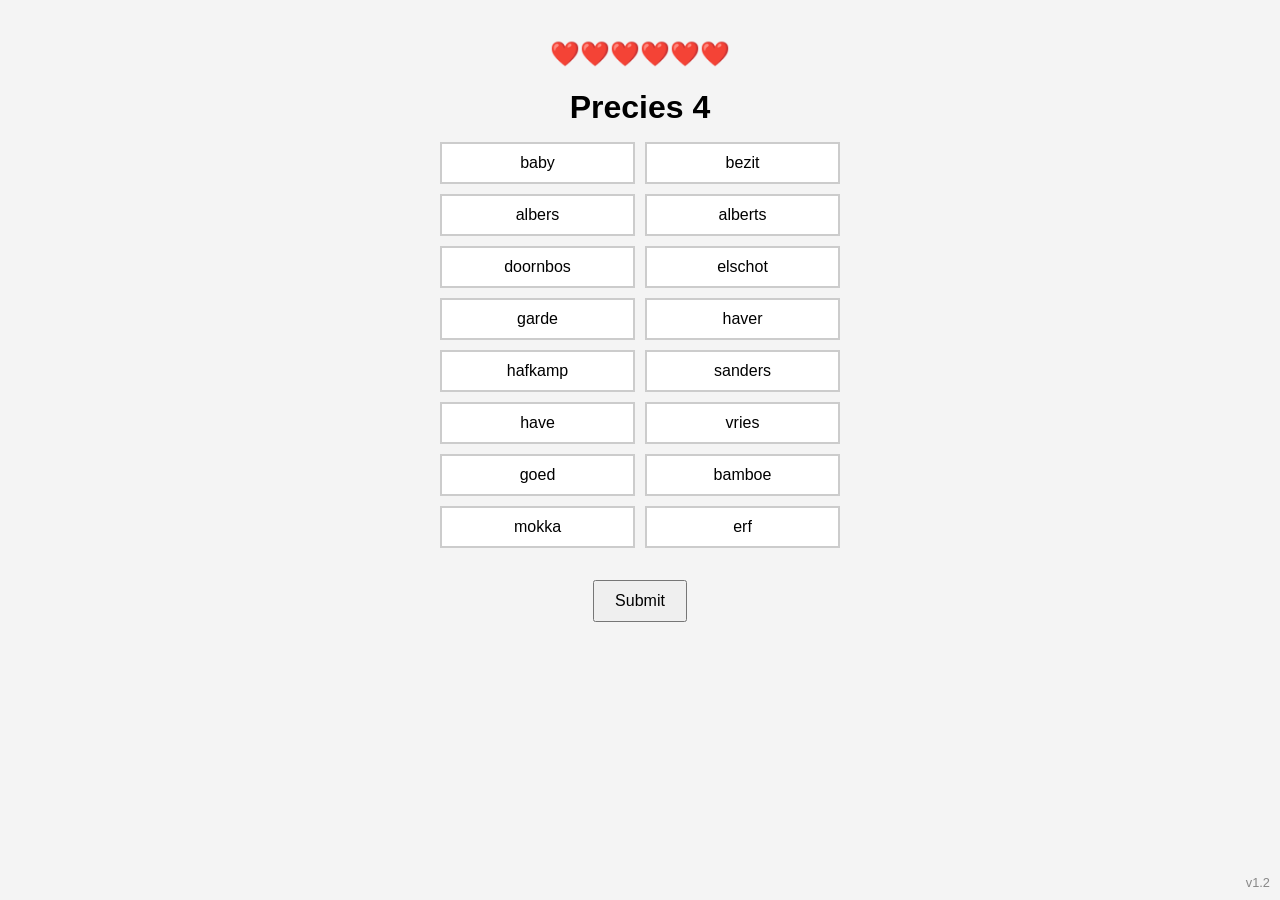
<file: index.html>
<!DOCTYPE html>
<html lang="nl">
<head>
  <meta charset="UTF-8">
  <title>Precies 4</title>
  <style>
    body {
      font-family: sans-serif;
      background-color: #f4f4f4;
      padding: 2em;
      text-align: center;
    }
    h1 {
      margin-bottom: 0.5em;
    }
    #grid {
      display: grid;
      grid-template-columns: repeat(2, 1fr);
      grid-gap: 10px;
      max-width: 400px;
      margin: 0 auto 1em;
    }
    .word {
      background-color: white;
      border: 2px solid #ccc;
      padding: 10px;
      cursor: pointer;
      user-select: none;
      transition: 0.2s;
    }
    .word.selected {
      background-color: #333;
      color: white;
      border-color: #999;
    }
    .word.correct {
      background-color: #2ecc71;
      color: white;
      pointer-events: none;
    }
    .word.wrong {
      background-color: #e74c3c;
      color: white;
    }
    .word.group-0 {
        background-color: #72c0f4; /* blauw */
        color: black;
    }
    .word.group-1 {
        background-color: #72f6a9; /* groen */
        color: black;
    }
    .word.group-2 {
        background-color: #fcdf67; /* geel */
        color: black;
    }
    .word.group-3 {
        background-color: #f4b1e0; /* roze */
        color: rgb(0, 0, 0);
}
  
    #submit, #reset {
      margin-top: 1em;
      padding: 10px 20px;
      font-size: 1em;
      cursor: pointer;
    }
    #status {
      margin-top: 1em;
      font-weight: bold;
    }
    #levensMeter {
        position: center;
        top: 10px;
        right: 10px;
        font-size: 1.5em;
        user-select: none;
    }

  </style>
</head>
<body>
<div id="levensMeter"></div>
<h1>Precies 4</h1>
<div id="grid"></div>

<button id="submit">Submit</button>
<button id="reset" style="display:none;">Reset Game</button>

<div id="status"></div>

<script>
  // Haal ?game=... uit de URL
  function parseGameFromURL() {
    const params = new URLSearchParams(window.location.search);
    if (params.has("game")) {
      try {
        const raw = atob(decodeURIComponent(params.get("game")));
        return JSON.parse(raw);
      } catch (e) {
        alert("Kon het spel niet laden. Link is ongeldig of beschadigd.");
        return null;
      }
    }
    return null;
  }

  // Gebruik data uit URL of fallback naar hardcoded testdata
  const groups = parseGameFromURL() || [
    { name: "GTST", words: ["alberts", "elschot", "hafkamp", "sanders"] },
    { name: "Racers", words: ["albers", "doornbos", "garde", "vries"] },
    { name: "Chino", words: ["baby", "bamboe", "haver", "mokka"] },
    { name: "Eigendom", words: ["bezit", "erf", "goed", "have"] }
  ];

  const allWords = groups.flatMap(g => g.words);
  const solutionMap = {};
  groups.forEach((group, i) => {
    group.words.forEach(word => solutionMap[word] = i);
  });

 let shuffledWords;
let foundGroups = new Set();
let selected = [];
let mistakes = 0;
let triedCombinations = new Set();
const maxMistakes = 6;

const grid = document.getElementById("grid");
const status = document.getElementById("status");
const submitBtn = document.getElementById("submit");
const resetBtn = document.getElementById("reset");
const levensMeter = document.getElementById("levensMeter");

function updateLevensMeter() {
  const max = maxMistakes;
  const used = mistakes;
  const remaining = max - used;
  levensMeter.textContent = "❤️".repeat(remaining) + "🖤".repeat(used);
}

function toggleSelect(word, element) {
  if (selected.includes(word)) {
    selected = selected.filter(w => w !== word);
    element.classList.remove("selected");
    submitBtn.disabled = selected.length !== 4;
  } else {
    if (selected.length === 4) {
      document.querySelectorAll(".selected").forEach(el => el.classList.remove("selected"));
      selected = [];
    }
    selected.push(word);
    element.classList.add("selected");
    submitBtn.disabled = selected.length !== 4;
  }
}

function renderGrid() {
  grid.innerHTML = "";
  shuffledWords.forEach(word => {
    const div = document.createElement("div");
    div.className = "word";
    div.textContent = word;
    div.onclick = () => toggleSelect(word, div);
    grid.appendChild(div);
  });
}

document.addEventListener("DOMContentLoaded", () => {
  shuffledWords = [...allWords].sort(() => Math.random() - 0.5);
  renderGrid();
  updateLevensMeter();
});



submitBtn.onclick = () => {
  if (selected.length !== 4) {
    status.textContent = "Selecteer precies vier woorden.";
    return;
  }

  const combinationKey = selected.slice().sort().join(",");

  if (triedCombinations.has(combinationKey)) {
    status.innerHTML = "Deze combinatie had je al geprobeerd!<br>" +
                       `Aantal fouten: ${mistakes} / ${maxMistakes}`;
    return;
  }

  triedCombinations.add(combinationKey);

  const groupIds = selected.map(word => solutionMap[word]);
  const groupCount = groupIds.reduce((acc, id) => {
    acc[id] = (acc[id] || 0) + 1;
    return acc;
  }, {});
  const groupEntries = Object.entries(groupCount);

  if (groupEntries.length === 1 && !foundGroups.has(groupIds[0])) {
    // correcte groep
    foundGroups.add(groupIds[0]);
    document.querySelectorAll(".word").forEach(el => {
      if (selected.includes(el.textContent)) {
        el.classList.remove("selected");
        el.classList.add(`group-${groupIds[0]}`);
        el.onclick = null;
      }
    });

    const groupName = groups[groupIds[0]].name;
    let feedback = `Goed gevonden! Groep: ${groupName}<br>Aantal fouten: ${mistakes} / ${maxMistakes}`;

    selected = [];

    if (foundGroups.size === 4) {
      feedback += `<br>🎉 Gefeliciteerd! Je hebt alles gevonden!`;
      submitBtn.disabled = true;
      resetBtn.style.display = "inline";
    }

    status.innerHTML = feedback;

  } else {
    // fout
    mistakes++;
    updateLevensMeter();
    document.querySelectorAll(".word").forEach(el => {
      if (selected.includes(el.textContent)) {
        el.classList.add("wrong");
        setTimeout(() => el.classList.remove("wrong"), 600);
      }
    });

    let feedback = "";

    if (groupEntries.some(([_, count]) => count === 3)) {
      feedback += "Bijna goed – slechts één woord is fout.<br>";
    }

    feedback += `Aantal fouten: ${mistakes} / ${maxMistakes}`;
    status.innerHTML = feedback;

    // Disable submit until selectie verandert
    submitBtn.disabled = true;

    if (mistakes >= maxMistakes) {
      status.innerHTML = "😢 Het is niet gelukt!<br>" +
                         `Aantal fouten: ${mistakes} / ${maxMistakes}`;
      showSolutions();
      submitBtn.disabled = true;
      resetBtn.style.display = "inline";
    }
  }
};


  function showSolutions() {
  const container = document.createElement("div");
  container.style.marginTop = "1em";
  container.style.textAlign = "center";
  container.innerHTML = "<h3>De juiste groepen waren:</h3>";

  groups.forEach(group => {
    const groupDiv = document.createElement("div");
    groupDiv.style.marginBottom = "0.5em";
    groupDiv.innerHTML = `<strong>${group.name}:</strong> ${group.words.join(", ")}`;
    container.appendChild(groupDiv);
  });

  status.appendChild(container);

  document.querySelectorAll(".word").forEach(el => {
    const groupId = solutionMap[el.textContent];
    if (!foundGroups.has(groupId)) {
        el.classList.remove("selected");
        el.classList.add(`group-${solutionMap[el.textContent]}`);
        el.onclick = null;
    }
  });
}


  resetBtn.onclick = () => {
    foundGroups.clear();
    mistakes = 0;
    updateLevensMeter();
    selected = [];
    shuffledWords = [...allWords].sort(() => Math.random() - 0.5);
    submitBtn.disabled = false;
    resetBtn.style.display = "none";
    status.textContent = "";
    renderGrid();
  };

  renderGrid();
  updateLevensMeter();
</script>
<div style="position: fixed; bottom: 10px; right: 10px; font-size: 0.8em; color: #888;">
  v1.2
</div>

</body>
</html>
</file>
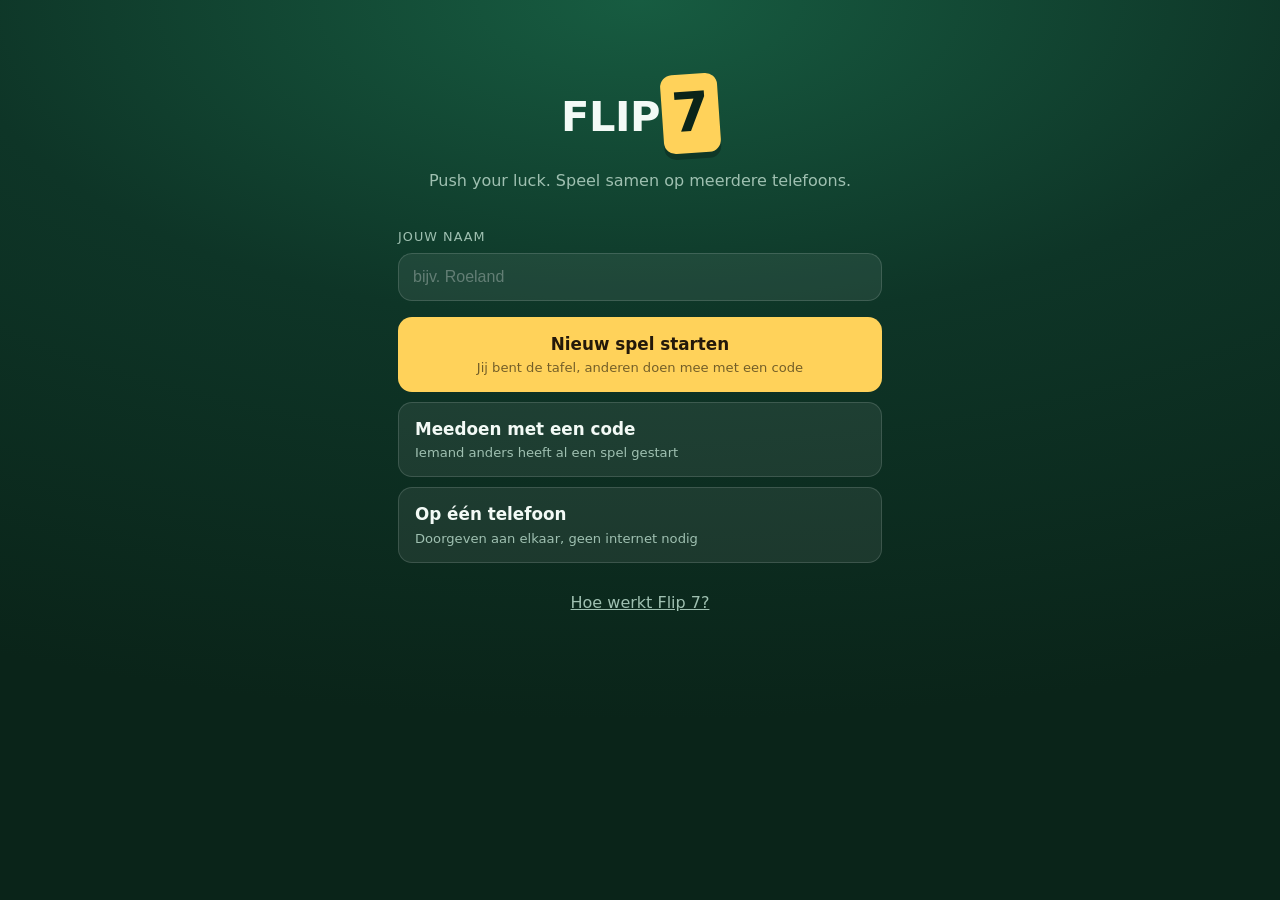
<file: flip7/index.html>
<!DOCTYPE html>
<html lang="nl">
<head>
  <meta charset="UTF-8">
  <meta name="viewport" content="width=device-width, initial-scale=1, viewport-fit=cover">
  <meta name="theme-color" content="#0f2e22">
  <meta name="description" content="Flip 7 om te spelen op meerdere telefoons - geen app nodig.">
  <title>Flip 7</title>
  <link rel="icon" href="data:image/svg+xml,<svg xmlns='http://www.w3.org/2000/svg' viewBox='0 0 100 100'><text y='.9em' font-size='90'>🃏</text></svg>">
  <link rel="stylesheet" href="../shared/css/base.css">
  <link rel="stylesheet" href="css/style.css">
</head>
<body>

<!-- ============================================================= START -->
<section class="screen" id="screen-home" data-active>
  <div class="hero">
    <div class="logo"><span>FLIP</span><b>7</b></div>
    <p class="tagline">Push your luck. Speel samen op meerdere telefoons.</p>
  </div>

  <label class="field">
    <span>Jouw naam</span>
    <input id="name-input" type="text" maxlength="16" autocomplete="nickname"
           placeholder="bijv. Roeland" enterkeyhint="done">
  </label>

  <div class="stack">
    <button class="btn primary" id="btn-host">
      <b>Nieuw spel starten</b><small>Jij bent de tafel, anderen doen mee met een code</small>
    </button>
    <button class="btn" id="btn-join">
      <b>Meedoen met een code</b><small>Iemand anders heeft al een spel gestart</small>
    </button>
    <button class="btn" id="btn-local">
      <b>Op één telefoon</b><small>Doorgeven aan elkaar, geen internet nodig</small>
    </button>
  </div>

  <button class="link" data-open-rules>Hoe werkt Flip 7?</button>
</section>

<!-- ============================================================== JOIN -->
<section class="screen" id="screen-join">
  <button class="back" data-goto="screen-home">← Terug</button>
  <h2>Meedoen</h2>
  <label class="field">
    <span>Kamercode</span>
    <input id="code-input" type="text" maxlength="4" autocapitalize="characters"
           autocomplete="off" spellcheck="false" inputmode="text"
           class="code-entry" placeholder="ABCD" enterkeyhint="go">
  </label>
  <button class="btn primary" id="btn-join-go"><b>Verbinden</b></button>
  <p class="hint" id="join-hint">Vraag de code aan wie het spel gestart heeft.</p>
</section>

<!-- ============================================================= LOBBY -->
<section class="screen" id="screen-lobby">
  <h2>Wachtkamer</h2>

  <div class="code-card" id="code-card">
    <span class="code-label">Kamercode</span>
    <strong class="code" id="room-code">····</strong>
    <div class="code-actions">
      <button class="btn small" id="btn-share">Link delen</button>
      <button class="btn small" id="btn-copy">Code kopiëren</button>
    </div>
  </div>

  <h3 class="section-title">Spelers <span class="muted" id="lobby-count"></span></h3>
  <ul class="player-list" id="lobby-players"></ul>

  <div id="lobby-host-only" hidden>
    <label class="field">
      <span>Spelen tot</span>
      <select id="target-select">
        <option value="100">100 punten (kort)</option>
        <option value="200" selected>200 punten (normaal)</option>
        <option value="300">300 punten (lang)</option>
      </select>
    </label>
    <div id="local-add" hidden>
      <label class="field">
        <span>Speler toevoegen</span>
        <span class="row">
          <input id="local-name" type="text" maxlength="16" placeholder="Naam" enterkeyhint="done">
          <button class="btn small" id="btn-local-add">+</button>
        </span>
      </label>
    </div>
    <button class="btn primary" id="btn-start"><b>Start het spel</b></button>
  </div>
  <p class="hint" id="lobby-hint"></p>
  <button class="link" data-open-rules>Spelregels</button>
  <button class="link danger" id="btn-leave">Spel verlaten</button>
</section>

<!-- ============================================================== SPEL -->
<section class="screen wide" id="screen-game">
  <header class="topbar">
    <div class="topbar-left">
      <span class="pill">Ronde <b id="hud-round">1</b></span>
      <span class="pill">Tot <b id="hud-target">200</b></span>
    </div>
    <div class="topbar-right">
      <span class="pill" title="Kaarten in het deck">🂠 <b id="hud-deck">0</b></span>
      <span class="pill status" id="hud-net">·</span>
      <button class="icon-btn" data-open-rules aria-label="Spelregels">?</button>
    </div>
  </header>

  <div id="table" class="table"></div>

  <ul class="feed" id="feed" aria-live="polite"></ul>

  <div class="actionbar" id="actionbar"></div>
</section>

<!-- =========================================================== OVERLAYS -->
<div class="reveal" id="reveal" hidden></div>

<div class="sheet" id="sheet-round" hidden>
  <div class="sheet-inner">
    <h2 id="round-title">Ronde afgelopen</h2>
    <ul class="score-list" id="round-scores"></ul>
    <div class="sheet-actions" id="round-actions"></div>
  </div>
</div>

<div class="sheet" id="sheet-rules" hidden>
  <div class="sheet-inner">
    <h2>Flip 7 in het kort</h2>
    <p>Verzamel zoveel mogelijk punten, maar trek <b>nooit twee keer hetzelfde nummer</b>.</p>
    <ul class="rules">
      <li><b>Jouw beurt:</b> je trekt één kaart, of je stopt. Daarna is de volgende aan zet.</li>
      <li><b>Zelfde nummer twee keer?</b> Je gaat kapot en scoort 0 deze ronde.</li>
      <li><b>Stoppen</b> zet je punten veilig; je doet de rest van de ronde niet meer mee.</li>
      <li><b>7 verschillende nummers = Flip 7:</b> de ronde stopt direct en je krijgt 15 bonuspunten.</li>
      <li><b>+2 t/m +10</b> tellen op bij je score. <b>×2</b> verdubbelt de som van je nummerkaarten (plussen komen daarna).</li>
      <li><b>Freeze:</b> kies een speler die nog meedoet - die stopt meteen met de punten die hij al heeft. Jezelf kiezen mag.</li>
      <li><b>Flip Three:</b> kies een speler die nog meedoet - die trekt direct 3 kaarten. Kapot of Flip 7 onderbreekt de serie.</li>
      <li><b>Second Chance:</b> houd je bij je. Trek je een dubbel nummer, dan gooi je die kaart plus je Second Chance weg in plaats van kapot te gaan. Heb je er al een, dan moet je de nieuwe weggeven.</li>
      <li>Actiekaarten die je <i>tijdens</i> een Flip Three trekt, deel je pas uit als de serie klaar is.</li>
      <li>De ronde stopt als iedereen gestopt of kapot is. Bij <b>200 punten</b> (of de gekozen grens) eindigt het spel na die ronde; de hoogste score wint.</li>
    </ul>
    <div class="sheet-actions">
      <button class="btn primary" data-close-sheet><b>Duidelijk</b></button>
    </div>
  </div>
</div>

<div class="toast" id="toast" hidden></div>

<script type="module" src="js/app.js"></script>
</body>
</html>
</file>
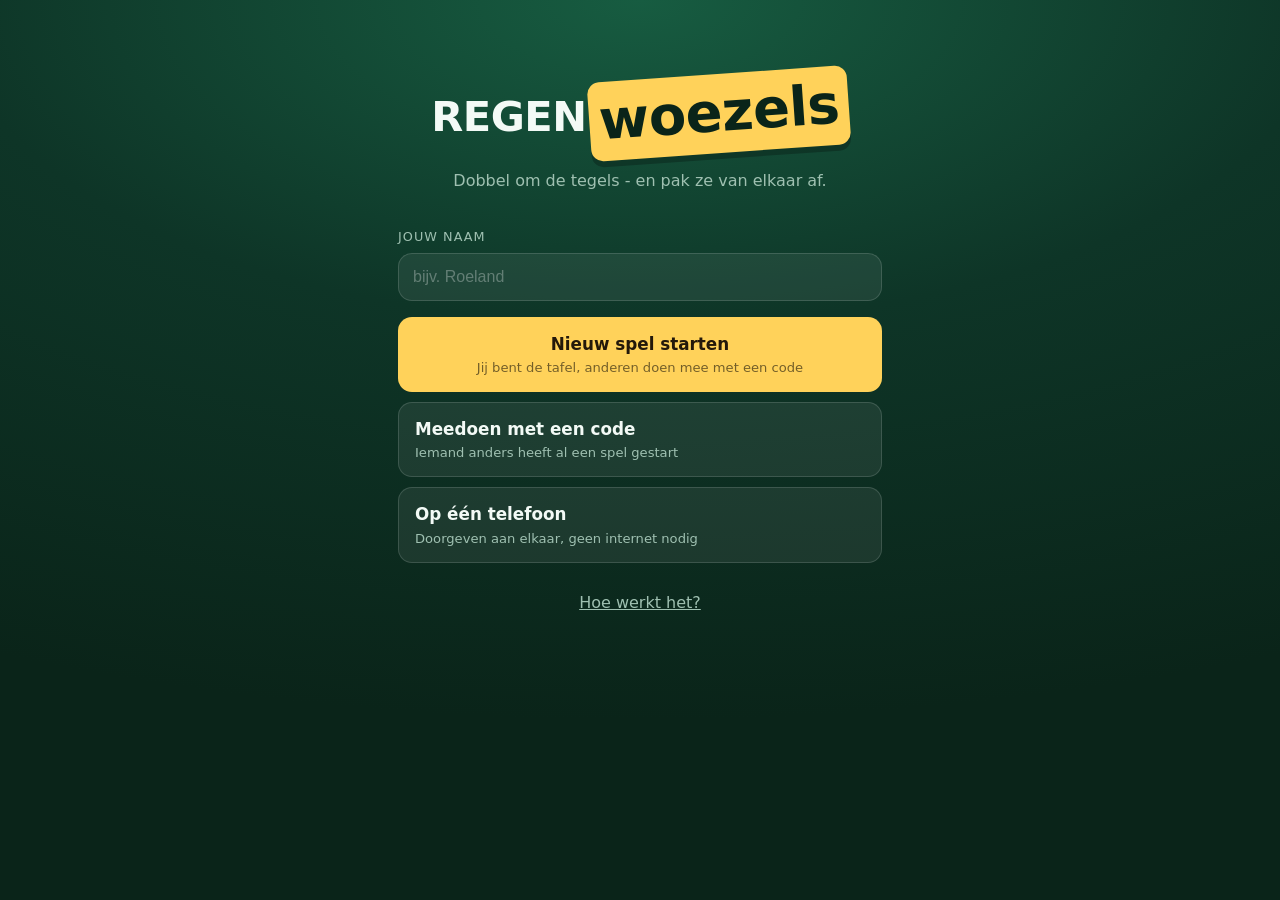
<file: regenwoezels/index.html>
<!DOCTYPE html>
<html lang="nl">
<head>
  <meta charset="UTF-8">
  <meta name="viewport" content="width=device-width, initial-scale=1, viewport-fit=cover">
  <meta name="theme-color" content="#0f2e22">
  <meta name="description" content="Regenwoezels: dobbelen om tegels, op meerdere telefoons. Geen app nodig.">
  <title>Regenwoezels</title>
  <link rel="icon" href="data:image/svg+xml,<svg xmlns='http://www.w3.org/2000/svg' viewBox='0 0 100 100'><text y='.9em' font-size='90'>🪱</text></svg>">
  <link rel="stylesheet" href="../shared/css/base.css">
  <link rel="stylesheet" href="css/style.css">
</head>
<body>

<!-- ============================================================= START -->
<section class="screen" id="screen-home" data-active>
  <div class="hero">
    <div class="logo"><span>REGEN</span><b>woezels</b></div>
    <p class="tagline">Dobbel om de tegels - en pak ze van elkaar af.</p>
  </div>

  <label class="field">
    <span>Jouw naam</span>
    <input id="name-input" type="text" maxlength="16" autocomplete="nickname"
           placeholder="bijv. Roeland" enterkeyhint="done">
  </label>

  <div class="stack">
    <button class="btn primary" id="btn-host">
      <b>Nieuw spel starten</b><small>Jij bent de tafel, anderen doen mee met een code</small>
    </button>
    <button class="btn" id="btn-join">
      <b>Meedoen met een code</b><small>Iemand anders heeft al een spel gestart</small>
    </button>
    <button class="btn" id="btn-local">
      <b>Op één telefoon</b><small>Doorgeven aan elkaar, geen internet nodig</small>
    </button>
  </div>

  <button class="link" data-open-rules>Hoe werkt het?</button>
</section>

<!-- ============================================================== JOIN -->
<section class="screen" id="screen-join">
  <button class="back" data-goto="screen-home">← Terug</button>
  <h2>Meedoen</h2>
  <label class="field">
    <span>Kamercode</span>
    <input id="code-input" type="text" maxlength="4" autocapitalize="characters"
           autocomplete="off" spellcheck="false" inputmode="text"
           class="code-entry" placeholder="ABCD" enterkeyhint="go">
  </label>
  <button class="btn primary" id="btn-join-go"><b>Verbinden</b></button>
  <p class="hint" id="join-hint">Vraag de code aan wie het spel gestart heeft.</p>
</section>

<!-- ============================================================= LOBBY -->
<section class="screen" id="screen-lobby">
  <h2>Wachtkamer</h2>

  <div class="code-card" id="code-card">
    <span class="code-label">Kamercode</span>
    <strong class="code" id="room-code">····</strong>
    <div class="code-actions">
      <button class="btn small" id="btn-share">Link delen</button>
      <button class="btn small" id="btn-copy">Code kopiëren</button>
    </div>
  </div>

  <h3 class="section-title">Spelers <span class="muted" id="lobby-count"></span></h3>
  <ul class="player-list" id="lobby-players"></ul>

  <div id="lobby-host-only" hidden>
    <div id="local-add" hidden>
      <label class="field">
        <span>Speler toevoegen</span>
        <span class="row">
          <input id="local-name" type="text" maxlength="16" placeholder="Naam" enterkeyhint="done">
          <button class="btn small" id="btn-local-add">+</button>
        </span>
      </label>
    </div>
    <button class="btn primary" id="btn-start"><b>Start het spel</b></button>
  </div>
  <p class="hint" id="lobby-hint"></p>
  <button class="link" data-open-rules>Spelregels</button>
  <button class="link danger" id="btn-leave">Spel verlaten</button>
</section>

<!-- ============================================================== SPEL -->
<section class="screen wide" id="screen-game">
  <header class="topbar">
    <div class="topbar-left">
      <span class="pill">Grill <b id="hud-row">16</b></span>
      <span class="pill" id="hud-gone" hidden></span>
    </div>
    <div class="topbar-right">
      <span class="pill status" id="hud-net">·</span>
      <button class="icon-btn" data-open-rules aria-label="Spelregels">?</button>
    </div>
  </header>

  <div class="grill" id="grill"></div>
  <div class="mat" id="mat"></div>
  <div id="table" class="table"></div>
  <ul class="feed" id="feed" aria-live="polite"></ul>
  <div class="actionbar" id="actionbar"></div>
</section>

<!-- =========================================================== OVERLAYS -->
<div class="sheet" id="sheet-end" hidden>
  <div class="sheet-inner">
    <h2 id="end-title">Afgelopen</h2>
    <ul class="score-list" id="end-scores"></ul>
    <div class="sheet-actions" id="end-actions"></div>
  </div>
</div>

<div class="sheet" id="sheet-rules" hidden>
  <div class="sheet-inner">
    <h2>Regenwoezels in het kort</h2>
    <p>Er liggen 16 tegels op de grill, van 21 tot 36. Je dobbelt om ze te bemachtigen -
      en je kunt ze ook van elkaar afpakken. Wie aan het eind de meeste woezels heeft, wint.</p>
    <ul class="rules">
      <li><b>Jouw beurt:</b> gooi met 8 dobbels, kies <b>één</b> waarde en leg <b>alle</b>
        dobbels met die waarde apart.</li>
      <li>Daarna gooi je verder met wat er over is, of je stopt. Dezelfde waarde mag je
        <b>niet nog eens</b> kiezen.</li>
      <li>Een <b>woezel</b> is 5 punten waard, net als een 5. Maar je hebt er <b>minstens één</b>
        nodig om een tegel te mogen pakken.</li>
      <li><b>Stoppen:</b> je pakt de hoogste tegel op de grill die niet boven je totaal ligt.
        Is je totaal precies gelijk aan de <b>bovenste tegel van een andere speler</b>, dan mag je
        die in plaats daarvan afpakken.</li>
      <li><b>Mislukt</b> als je niets nieuws kunt apart leggen, geen woezel hebt, of te laag
        eindigt voor elke tegel. Dan lever je je bovenste tegel weer in, en gaat de hoogste tegel
        van de grill uit het spel.</li>
      <li>Alleen je <b>bovenste</b> tegel kan afgepakt of ingeleverd worden.</li>
      <li><b>Einde:</b> zodra de grill leeg is. Tel je woezels: 21-24 = 1, 25-28 = 2,
        29-32 = 3, 33-36 = 4.</li>
    </ul>
    <p class="hint">Dit is onze eigen versie van een bekend dobbelspel: eigen naam, eigen
      vormgeving, alleen de spelregels zijn hetzelfde.</p>
    <div class="sheet-actions">
      <button class="btn primary" data-close-sheet><b>Duidelijk</b></button>
    </div>
  </div>
</div>

<div class="toast" id="toast" hidden></div>

<script type="module" src="js/app.js"></script>
</body>
</html>
</file>
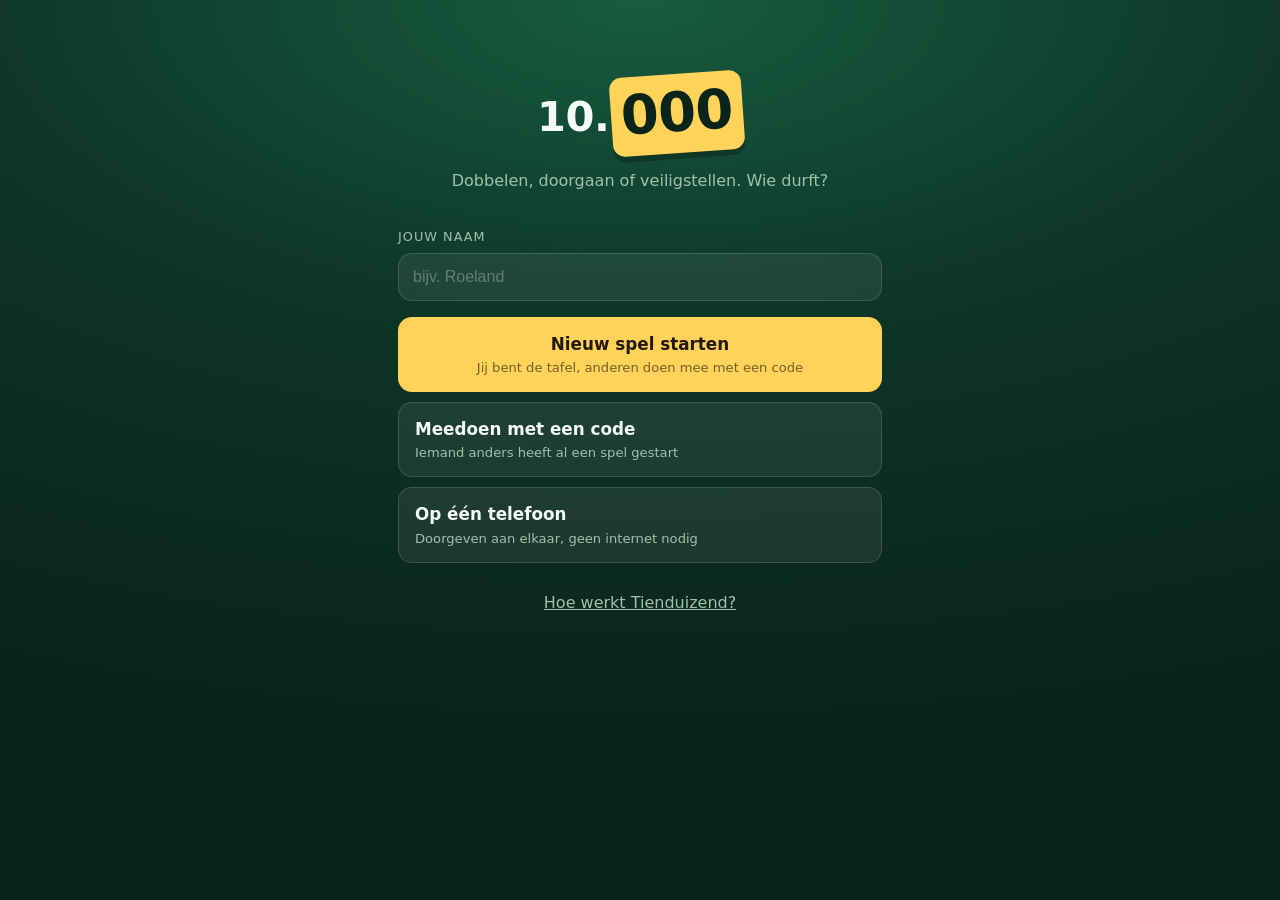
<file: tienduizend/index.html>
<!DOCTYPE html>
<html lang="nl">
<head>
  <meta charset="UTF-8">
  <meta name="viewport" content="width=device-width, initial-scale=1, viewport-fit=cover">
  <meta name="theme-color" content="#0f2e22">
  <meta name="description" content="Tienduizend (dobbelspel) om te spelen op meerdere telefoons - geen app nodig.">
  <title>Tienduizend</title>
  <link rel="icon" href="data:image/svg+xml,<svg xmlns='http://www.w3.org/2000/svg' viewBox='0 0 100 100'><text y='.9em' font-size='90'>🎲</text></svg>">
  <link rel="stylesheet" href="../shared/css/base.css">
  <link rel="stylesheet" href="css/style.css">
</head>
<body>

<!-- ============================================================= START -->
<section class="screen" id="screen-home" data-active>
  <div class="hero">
    <div class="logo"><span>10.</span><b>000</b></div>
    <p class="tagline">Dobbelen, doorgaan of veiligstellen. Wie durft?</p>
  </div>

  <label class="field">
    <span>Jouw naam</span>
    <input id="name-input" type="text" maxlength="16" autocomplete="nickname"
           placeholder="bijv. Roeland" enterkeyhint="done">
  </label>

  <div class="stack">
    <button class="btn primary" id="btn-host">
      <b>Nieuw spel starten</b><small>Jij bent de tafel, anderen doen mee met een code</small>
    </button>
    <button class="btn" id="btn-join">
      <b>Meedoen met een code</b><small>Iemand anders heeft al een spel gestart</small>
    </button>
    <button class="btn" id="btn-local">
      <b>Op één telefoon</b><small>Doorgeven aan elkaar, geen internet nodig</small>
    </button>
  </div>

  <button class="link" data-open-rules>Hoe werkt Tienduizend?</button>
</section>

<!-- ============================================================== JOIN -->
<section class="screen" id="screen-join">
  <button class="back" data-goto="screen-home">← Terug</button>
  <h2>Meedoen</h2>
  <label class="field">
    <span>Kamercode</span>
    <input id="code-input" type="text" maxlength="4" autocapitalize="characters"
           autocomplete="off" spellcheck="false" inputmode="text"
           class="code-entry" placeholder="ABCD" enterkeyhint="go">
  </label>
  <button class="btn primary" id="btn-join-go"><b>Verbinden</b></button>
  <p class="hint" id="join-hint">Vraag de code aan wie het spel gestart heeft.</p>
</section>

<!-- ============================================================= LOBBY -->
<section class="screen" id="screen-lobby">
  <h2>Wachtkamer</h2>

  <div class="code-card" id="code-card">
    <span class="code-label">Kamercode</span>
    <strong class="code" id="room-code">····</strong>
    <div class="code-actions">
      <button class="btn small" id="btn-share">Link delen</button>
      <button class="btn small" id="btn-copy">Code kopiëren</button>
    </div>
  </div>

  <h3 class="section-title">Spelers <span class="muted" id="lobby-count"></span></h3>
  <ul class="player-list" id="lobby-players"></ul>

  <div id="lobby-host-only" hidden>
    <label class="field">
      <span>Spelen tot</span>
      <select id="target-select">
        <option value="3000">3.000 (kort)</option>
        <option value="5000">5.000</option>
        <option value="10000" selected>10.000 (normaal)</option>
      </select>
    </label>
    <label class="field">
      <span>Binnenkomen met minstens</span>
      <select id="entry-select">
        <option value="0">geen drempel</option>
        <option value="350">350</option>
        <option value="500" selected>500</option>
        <option value="1000">1.000</option>
      </select>
    </label>
    <label class="field">
      <span>Straat en drie paren</span>
      <select id="extras-select">
        <option value="ja" selected>tellen mee (1500 / 750)</option>
        <option value="nee">tellen niet mee</option>
      </select>
    </label>
    <div id="local-add" hidden>
      <label class="field">
        <span>Speler toevoegen</span>
        <span class="row">
          <input id="local-name" type="text" maxlength="16" placeholder="Naam" enterkeyhint="done">
          <button class="btn small" id="btn-local-add">+</button>
        </span>
      </label>
    </div>
    <button class="btn primary" id="btn-start"><b>Start het spel</b></button>
  </div>
  <p class="hint" id="lobby-hint"></p>
  <button class="link" data-open-rules>Spelregels</button>
  <button class="link danger" id="btn-leave">Spel verlaten</button>
</section>

<!-- ============================================================== SPEL -->
<section class="screen wide" id="screen-game">
  <header class="topbar">
    <div class="topbar-left">
      <span class="pill">Tot <b id="hud-target">10.000</b></span>
      <span class="pill" id="hud-entry"></span>
    </div>
    <div class="topbar-right">
      <span class="pill status" id="hud-net">·</span>
      <button class="icon-btn" data-open-rules aria-label="Spelregels">?</button>
    </div>
  </header>

  <div class="mat" id="mat"></div>
  <div id="table" class="table"></div>
  <ul class="feed" id="feed" aria-live="polite"></ul>
  <div class="actionbar" id="actionbar"></div>
</section>

<!-- =========================================================== OVERLAYS -->
<div class="sheet" id="sheet-end" hidden>
  <div class="sheet-inner">
    <h2 id="end-title">Afgelopen</h2>
    <ul class="score-list" id="end-scores"></ul>
    <div class="sheet-actions" id="end-actions"></div>
  </div>
</div>

<div class="sheet" id="sheet-rules" hidden>
  <div class="sheet-inner">
    <h2>Tienduizend in het kort</h2>
    <p>Je gooit met zes dobbels en verzamelt punten. Hoe langer je doorgaat, hoe meer je kunt
      pakken - maar levert een worp niets op, dan ben je alles van die beurt kwijt.</p>
    <ul class="rules">
      <li><b>Jouw beurt:</b> gooi, tik de dobbels aan die je vastlegt, en kies dan tussen
        <b>verder gooien</b> met wat er overblijft, of <b>stoppen</b> en je punten bijschrijven.</li>
      <li>Je moet elke worp <b>minstens één</b> scorende dobbel vastleggen, en elke dobbel die je
        aantikt moet meedoen aan een combinatie.</li>
      <li><b>Poedel:</b> levert een worp helemaal niets op, dan is je beurt voorbij en verlies je
        alles wat je die beurt had verzameld.</li>
      <li><b>Alles telt:</b> leg je alle zes dobbels vast, dan mag je met alle zes verder gooien en
        blijven je punten staan.</li>
      <li id="rule-entry"></li>
      <li id="rule-target"></li>
    </ul>
    <h3>Wat is wat waard?</h3>
    <ul class="rules" id="rule-scores">
      <li>Losse <b>1</b> = 100 &middot; losse <b>5</b> = 50</li>
      <li><b>Drie gelijke</b> = de waarde × 100, maar drie <b>1</b>-en = 1000</li>
      <li>Elke dobbel bóven de drie <b>verdubbelt</b>: vier 2-en = 400, vijf 2-en = 800, zes 2-en = 1600</li>
      <li class="extra-rule"><b>Straat</b> (1 t/m 6) = 1500 &middot; <b>drie paren</b> = 750 (alle zes dobbels)</li>
      <li>Andere dobbels zijn niets waard: een losse 3 kun je niet vastleggen.</li>
    </ul>
    <div class="sheet-actions">
      <button class="btn primary" data-close-sheet><b>Duidelijk</b></button>
    </div>
  </div>
</div>

<div class="toast" id="toast" hidden></div>

<script type="module" src="js/app.js"></script>
</body>
</html>
</file>
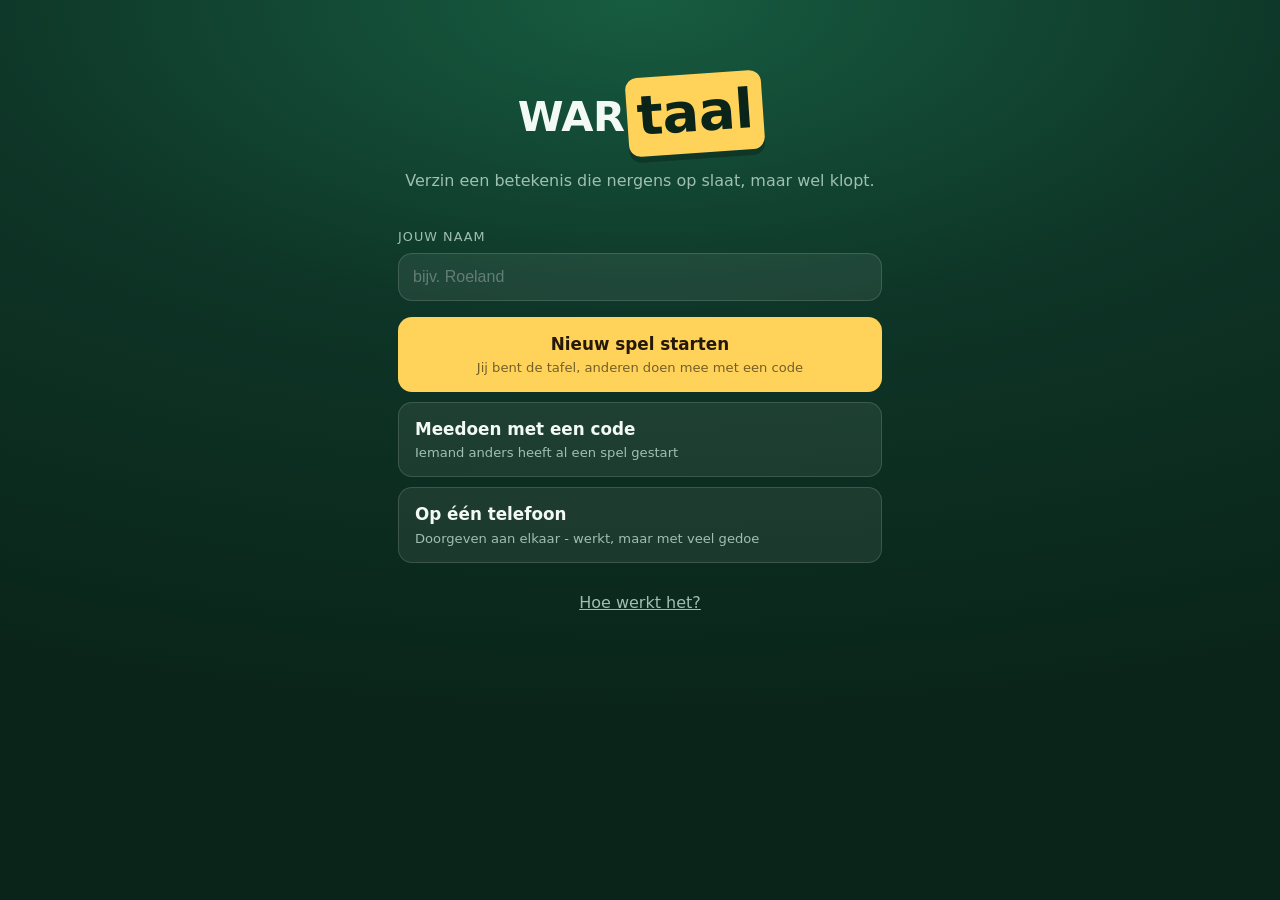
<file: wartaal/index.html>
<!DOCTYPE html>
<html lang="nl">
<head>
  <meta charset="UTF-8">
  <meta name="viewport" content="width=device-width, initial-scale=1, viewport-fit=cover">
  <meta name="theme-color" content="#0f2e22">
  <meta name="description" content="Wartaal: het woordenboekspel, op meerdere telefoons. Geen app nodig.">
  <title>Wartaal</title>
  <link rel="icon" href="data:image/svg+xml,<svg xmlns='http://www.w3.org/2000/svg' viewBox='0 0 100 100'><text y='.9em' font-size='90'>📖</text></svg>">
  <link rel="stylesheet" href="../shared/css/base.css">
  <link rel="stylesheet" href="css/style.css">
</head>
<body>

<!-- ============================================================= START -->
<section class="screen" id="screen-home" data-active>
  <div class="hero">
    <div class="logo"><span>WAR</span><b>taal</b></div>
    <p class="tagline">Verzin een betekenis die nergens op slaat, maar wel klopt.</p>
  </div>

  <label class="field">
    <span>Jouw naam</span>
    <input id="name-input" type="text" maxlength="16" autocomplete="nickname"
           placeholder="bijv. Roeland" enterkeyhint="done">
  </label>

  <div class="stack">
    <button class="btn primary" id="btn-host">
      <b>Nieuw spel starten</b><small>Jij bent de tafel, anderen doen mee met een code</small>
    </button>
    <button class="btn" id="btn-join">
      <b>Meedoen met een code</b><small>Iemand anders heeft al een spel gestart</small>
    </button>
    <button class="btn" id="btn-local">
      <b>Op één telefoon</b><small>Doorgeven aan elkaar - werkt, maar met veel gedoe</small>
    </button>
  </div>

  <button class="link" data-open-rules>Hoe werkt het?</button>
</section>

<!-- ============================================================== JOIN -->
<section class="screen" id="screen-join">
  <button class="back" data-goto="screen-home">← Terug</button>
  <h2>Meedoen</h2>
  <label class="field">
    <span>Kamercode</span>
    <input id="code-input" type="text" maxlength="4" autocapitalize="characters"
           autocomplete="off" spellcheck="false" inputmode="text"
           class="code-entry" placeholder="ABCD" enterkeyhint="go">
  </label>
  <button class="btn primary" id="btn-join-go"><b>Verbinden</b></button>
  <p class="hint" id="join-hint">Vraag de code aan wie het spel gestart heeft.</p>
</section>

<!-- ============================================================= LOBBY -->
<section class="screen" id="screen-lobby">
  <h2>Wachtkamer</h2>

  <div class="code-card" id="code-card">
    <span class="code-label">Kamercode</span>
    <strong class="code" id="room-code">····</strong>
    <div class="code-actions">
      <button class="btn small" id="btn-share">Link delen</button>
      <button class="btn small" id="btn-copy">Code kopiëren</button>
    </div>
  </div>

  <h3 class="section-title">Spelers <span class="muted" id="lobby-count"></span></h3>
  <ul class="player-list" id="lobby-players"></ul>

  <div id="lobby-host-only" hidden>
    <label class="field">
      <span>Aantal rondes</span>
      <select id="rondes-select">
        <option value="6">6 (kort)</option>
        <option value="10" selected>10</option>
        <option value="16">16 (lang)</option>
      </select>
    </label>
    <div id="local-add" hidden>
      <label class="field">
        <span>Speler toevoegen</span>
        <span class="row">
          <input id="local-name" type="text" maxlength="16" placeholder="Naam" enterkeyhint="done">
          <button class="btn small" id="btn-local-add">+</button>
        </span>
      </label>
    </div>
    <button class="btn primary" id="btn-start"><b>Start het spel</b></button>
  </div>
  <p class="hint" id="lobby-hint"></p>
  <button class="link" data-open-rules>Spelregels</button>
  <button class="link danger" id="btn-leave">Spel verlaten</button>
</section>

<!-- ========================================================= DOORGEVEN -->
<section class="screen" id="screen-handoff">
  <div class="handoff">
    <p class="muted">Geef de telefoon aan</p>
    <h2 id="handoff-name">…</h2>
    <p class="hint" id="handoff-what"></p>
    <button class="btn primary" id="btn-handoff"><b>Dat ben ik</b></button>
  </div>
</section>

<!-- ============================================================== SPEL -->
<section class="screen wide" id="screen-game">
  <header class="topbar">
    <div class="topbar-left">
      <span class="pill">Ronde <b id="hud-ronde">1</b>/<b id="hud-rondes">10</b></span>
      <span class="pill" id="hud-pool"></span>
    </div>
    <div class="topbar-right">
      <span class="pill status" id="hud-net">·</span>
      <button class="icon-btn" data-open-rules aria-label="Spelregels">?</button>
    </div>
  </header>

  <div id="stage"></div>
  <div id="table" class="table"></div>
  <div class="actionbar" id="actionbar"></div>
</section>

<!-- =========================================================== OVERLAYS -->
<div class="sheet" id="sheet-end" hidden>
  <div class="sheet-inner">
    <h2 id="end-title">Afgelopen</h2>
    <ul class="score-list" id="end-scores"></ul>
    <div class="sheet-actions" id="end-actions"></div>
  </div>
</div>

<div class="sheet" id="sheet-rules" hidden>
  <div class="sheet-inner">
    <h2>Wartaal in het kort</h2>
    <p>Eén speler kiest een woord dat niemand kent. Iedereen schrijft een omschrijving.
      Daarna moet je eruit halen welke de echte is.</p>
    <ul class="rules">
      <li><b>De kiezer</b> krijgt 15 woorden te zien, <b>zonder</b> de betekenis, en kiest er één.
        Pas daarna ziet hij wat het betekent.</li>
      <li><b>De kiezer bluft niet.</b> Hij schrijft de echte betekenis over en mag hem inkorten,
        maar alleen met woorden die in de omschrijving staan - plus lidwoorden en voorzetsels.
        De app rekent hem daarop af.</li>
      <li><b>De rest verzint</b> een omschrijving die zo echt mogelijk klinkt.</li>
      <li>Alles wordt geschud en anoniem getoond. Iedereen behalve de kiezer stemt; op je eigen
        inzending stemmen mag niet.</li>
      <li><b>Punten:</b> 2 als je de echte vindt &middot; 1 voor elke stem op jouw verzinsel
        &middot; de kiezer krijgt 1 per speler die de echte mist, met een plafond van 2.</li>
      <li>Een gebruikt woord komt <b>nooit meer terug</b>. De andere veertien uit de keuze wel.</li>
    </ul>
    <div class="sheet-actions">
      <button class="btn primary" data-close-sheet><b>Duidelijk</b></button>
    </div>
  </div>
</div>

<div class="toast" id="toast" hidden></div>

<script type="module" src="js/app.js"></script>
</body>
</html>
</file>
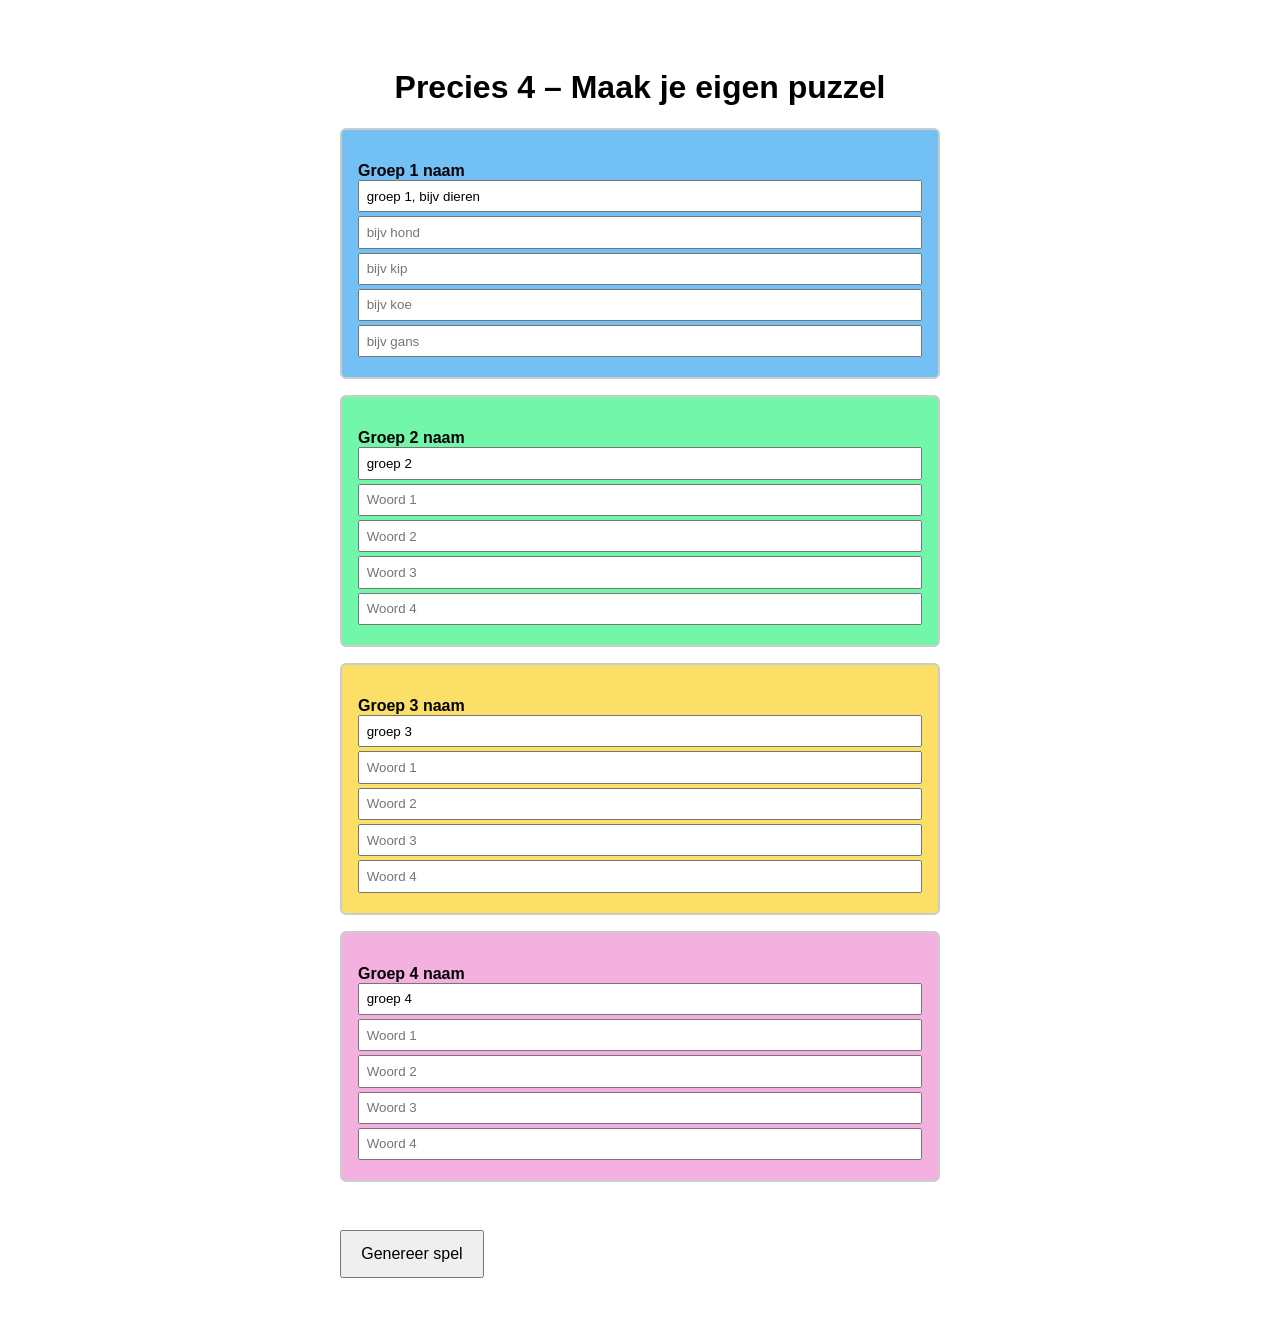
<file: maak.html>
<!DOCTYPE html>
<html lang="nl">
<head>
  <meta charset="UTF-8">
  <title>Precies 4 - Maak je eigen puzzel</title>
  <style>
    body {
      font-family: sans-serif;
      max-width: 600px;
      margin: 2em auto;
      padding: 1em;
    }
    h1 {
      text-align: center;
    }
    label {
      font-weight: bold;
      display: block;
      margin-top: 1em;
    }
    input[type="text"] {
      width: 100%;
      padding: 0.5em;
      margin-bottom: 0.3em;
      box-sizing: border-box;
    }
    .groep {
      border: 1px solid #ccc;
      padding: 1em;
      margin-top: 1em;
      border-radius: 6px;
    }
    .group-0 {
        background-color: #72c0f4;
    }
    .group-1 {
        background-color: #72f6a9;
    }
    .group-2 {
        background-color: #fcdf67;
    }
    .group-3 {
        background-color: #f4b1e0;
    }
    .group-box {
        padding: 1em;
        border: 2px solid #ccc;
        border-radius: 6px;
        margin-bottom: 1em;
}

    button {
      margin-top: 2em;
      padding: 0.8em 1.2em;
      font-size: 1em;
      cursor: pointer;
    }
    #output {
      margin-top: 2em;
      background: #f4f4f4;
      padding: 1em;
      border-radius: 6px;
      word-wrap: break-word;
    }
    code {
      font-family: monospace;
      background: #eee;
      padding: 0.2em 0.4em;
      border-radius: 4px;
    }
  </style>
</head>
<body>

<h1>Precies 4 – Maak je eigen puzzel</h1>

<form id="maakForm">
    <div class="group-box group-0">
    <label>Groep 1 naam</label>
    <input type="text" name="groep1_naam" value="groep 1, bijv dieren">
    <input type="text" name="groep1[]" placeholder="bijv hond">
    <input type="text" name="groep1[]" placeholder="bijv kip">
    <input type="text" name="groep1[]" placeholder="bijv koe">
    <input type="text" name="groep1[]" placeholder="bijv gans">
  </div>

  <div class="group-box group-1">
    <label>Groep 2 naam</label>
    <input type="text" name="groep2_naam" value="groep 2">
    <input type="text" name="groep2[]" placeholder="Woord 1">
    <input type="text" name="groep2[]" placeholder="Woord 2">
    <input type="text" name="groep2[]" placeholder="Woord 3">
    <input type="text" name="groep2[]" placeholder="Woord 4">
  </div>

  <div class="group-box group-2">
    <label>Groep 3 naam</label>
    <input type="text" name="groep3_naam" value="groep 3">
    <input type="text" name="groep3[]" placeholder="Woord 1">
    <input type="text" name="groep3[]" placeholder="Woord 2">
    <input type="text" name="groep3[]" placeholder="Woord 3">
    <input type="text" name="groep3[]" placeholder="Woord 4">
  </div>

  <div class="group-box group-3">
    <label>Groep 4 naam</label>
    <input type="text" name="groep4_naam" value="groep 4">
    <input type="text" name="groep4[]" placeholder="Woord 1">
    <input type="text" name="groep4[]" placeholder="Woord 2">
    <input type="text" name="groep4[]" placeholder="Woord 3">
    <input type="text" name="groep4[]" placeholder="Woord 4">
  </div>

  <button type="submit">Genereer spel</button>
</form>

<div id="output" style="display:none;">
  Deel deze link:<br>
  <code id="link"></code>
</div>

<script>
  document.getElementById("maakForm").addEventListener("submit", function(e) {
    e.preventDefault();

    const form = e.target;
    const groepen = [];

    for (let i = 1; i <= 4; i++) {
      const naam = form[`groep${i}_naam`].value.trim();
      const woorden = Array.from(form.querySelectorAll(`[name="groep${i}[]"]`))
        .map(input => input.value.trim().toLowerCase())
        .filter(w => w.length > 0);

      if (woorden.length !== 4) {
        alert(`Groep ${i} moet precies 4 woorden bevatten.`);
        return;
      }

      groepen.push({ name: naam || `Groep ${i}`, words: woorden });
    }

    const json = JSON.stringify(groepen);
    const encoded = encodeURIComponent(btoa(json));
    const path = location.pathname.replace(/\/[^\/]*$/, ''); // haalt '/maak.html' weg
    const link = `${location.origin}${path}/index.html?game=${encoded}`;

    document.getElementById("link").textContent = link;
    document.getElementById("output").style.display = "block";
  });
</script>

</body>
</html>
</file>
<file: shared/css/base.css>
/* Gedeelde basis voor de spellen op deze site - mobile first.
 * Alles wat spel-specifiek is (tafel, kaarten, dobbels) staat in het spel zelf. */
:root {
  --felt: #0e3527;
  --felt-2: #0a2419;
  --ink: #f3faf6;
  --muted: #9fc0b1;
  --line: rgba(255, 255, 255, .14);
  --card: rgba(255, 255, 255, .07);
  --gold: #ffd25a;
  --red: #ff6b5e;
  --blue: #6ec8ff;
  --green: #6ee7a8;
  --r: 14px;
  --safe-b: env(safe-area-inset-bottom, 0px);
}

* { box-sizing: border-box; -webkit-tap-highlight-color: transparent; }

/* Onze eigen display-regels mogen [hidden] niet overrulen. */
[hidden] { display: none !important; }

body {
  margin: 0;
  min-height: 100dvh;
  font: 16px/1.45 system-ui, -apple-system, "Segoe UI", Roboto, sans-serif;
  color: var(--ink);
  background:
    radial-gradient(120% 80% at 50% 0%, #175c41 0%, var(--felt) 45%, var(--felt-2) 100%) fixed;
  overscroll-behavior-y: contain;
}

h2 { font-size: 1.4rem; margin: .2em 0 .8em; }
h3 { font-size: 1rem; margin: 1.4em 0 .5em; }
b { font-weight: 700; }
.muted { color: var(--muted); font-weight: 400; }

/* ------------------------------------------------------------- screens */
.screen { display: none; padding: max(20px, env(safe-area-inset-top)) 18px calc(24px + var(--safe-b)); max-width: 520px; margin: 0 auto; }
.screen[data-active] { display: block; }
.screen.wide { max-width: 720px; padding-bottom: calc(150px + var(--safe-b)); }

.hero { text-align: center; padding: 6vh 0 4vh; }
.logo { display: inline-flex; align-items: baseline; gap: .12em; font-weight: 800; letter-spacing: -.03em; }
.logo span { font-size: 2.6rem; }
.logo b {
  font-size: 3.4rem; color: var(--felt-2); background: var(--gold);
  border-radius: 12px; padding: 0 .18em; transform: rotate(-4deg); display: inline-block;
  box-shadow: 0 6px 0 rgba(0, 0, 0, .25);
}
.tagline { color: var(--muted); margin: 1em 0 0; }

/* -------------------------------------------------------------- inputs */
.field { display: block; margin: 0 0 16px; }
.field > span:first-child { display: block; font-size: .8rem; text-transform: uppercase; letter-spacing: .08em; color: var(--muted); margin-bottom: 6px; }
.row { display: flex; gap: 8px; }
.row input { flex: 1; }

input, select {
  width: 100%; padding: 14px; font-size: 1rem; color: var(--ink);
  background: var(--card); border: 1px solid var(--line); border-radius: var(--r);
  appearance: none;
}
input::placeholder { color: rgba(255, 255, 255, .3); }
input:focus, select:focus, button:focus-visible { outline: 2px solid var(--gold); outline-offset: 2px; }
.code-entry { text-align: center; font-size: 2rem; letter-spacing: .5em; text-indent: .5em; font-weight: 700; text-transform: uppercase; }

/* ------------------------------------------------------------- buttons */
.btn {
  display: block; width: 100%; text-align: left; padding: 14px 16px; margin: 0;
  font: inherit; color: var(--ink); background: var(--card);
  border: 1px solid var(--line); border-radius: var(--r); cursor: pointer;
  transition: transform .1s, filter .15s;
}
.btn b { display: block; font-size: 1.05rem; }
.btn small { display: block; color: var(--muted); font-size: .82rem; margin-top: 2px; }
.btn:active { transform: scale(.98); }
.btn[disabled] { opacity: .45; cursor: default; }
.btn.primary { background: var(--gold); color: #23180a; border-color: transparent; text-align: center; }
.btn.primary small { color: rgba(0, 0, 0, .55); }
.btn.small { width: auto; padding: 10px 14px; text-align: center; font-size: .9rem; }
.btn.small b { font-size: .9rem; }
.stack > .btn + .btn { margin-top: 10px; }

.link { display: block; width: 100%; margin: 18px 0 0; padding: 10px; background: none; border: 0; color: var(--muted); font: inherit; text-decoration: underline; cursor: pointer; }
.link.danger { color: var(--red); }
.back { background: none; border: 0; color: var(--muted); font: inherit; padding: 4px 0 12px; cursor: pointer; }
.icon-btn { width: 30px; height: 30px; border-radius: 50%; border: 1px solid var(--line); background: var(--card); color: var(--ink); font: inherit; cursor: pointer; }
.hint { color: var(--muted); font-size: .88rem; }
.hint.error { color: var(--red); }

/* --------------------------------------------------------------- lobby */
.code-card { background: var(--card); border: 1px solid var(--line); border-radius: 20px; padding: 18px; text-align: center; }
.code-label { font-size: .78rem; text-transform: uppercase; letter-spacing: .1em; color: var(--muted); }
.code { display: block; font-size: 2.8rem; font-weight: 800; letter-spacing: .18em; margin: 4px 0 12px; color: var(--gold); }
.code-actions { display: flex; gap: 8px; justify-content: center; }
.section-title { display: flex; justify-content: space-between; align-items: baseline; }

.player-list { list-style: none; margin: 0; padding: 0; }
.player-list li { display: flex; align-items: center; gap: 10px; padding: 12px; background: var(--card); border: 1px solid var(--line); border-radius: var(--r); margin-bottom: 8px; }
.avatar { flex: none; width: 34px; height: 34px; border-radius: 50%; display: grid; place-items: center; font-weight: 700; background: #ffffff22; }
.player-list .tag { margin-left: auto; font-size: .78rem; color: var(--muted); }
.offline { opacity: .5; }

/* ---------------------------------------------------------------- spel */
.topbar { display: flex; justify-content: space-between; align-items: center; gap: 8px; padding-bottom: 10px; }
.topbar-left, .topbar-right { display: flex; gap: 6px; align-items: center; }
.pill { font-size: .78rem; color: var(--muted); background: var(--card); border: 1px solid var(--line); border-radius: 999px; padding: 5px 10px; white-space: nowrap; }
.pill b { color: var(--ink); }
.pill.status.online { color: var(--green); }
.pill.status.warn { color: var(--gold); }
.pill.status.bad { color: var(--red); }

/* -------------------------------------------------------------- feed */
.feed { list-style: none; margin: 14px 0 0; padding: 0; font-size: .85rem; color: var(--muted); }
.feed li { padding: 3px 0; border-top: 1px solid rgba(255, 255, 255, .06); }
.feed li:first-child { color: var(--ink); border-top: 0; }

/* ---------------------------------------------------------- actionbar */
.actionbar {
  position: fixed; left: 0; right: 0; bottom: 0; z-index: 5;
  padding: 12px 16px calc(12px + var(--safe-b));
  background: linear-gradient(to top, var(--felt-2) 55%, transparent);
  backdrop-filter: blur(6px);
}
.actionbar .inner { max-width: 720px; margin: 0 auto; }
.actionbar .prompt { text-align: center; font-size: .9rem; color: var(--muted); margin: 0 0 8px; }
.actionbar .prompt b { color: var(--ink); }
.choices { display: flex; flex-wrap: wrap; gap: 8px; justify-content: center; }
.choices .btn { width: auto; flex: 1 1 45%; text-align: center; }
.duo { display: flex; gap: 10px; }
.duo .btn { text-align: center; }
.btn.hit { background: var(--gold); color: #23180a; border-color: transparent; }
.btn.stay { background: rgba(110, 200, 255, .18); border-color: rgba(110, 200, 255, .5); }
.waiting { text-align: center; color: var(--muted); padding: 10px 0; }

/* -------------------------------------------------------------- sheets */
.sheet { position: fixed; inset: 0; z-index: 30; display: grid; align-items: end; background: rgba(0, 0, 0, .6); animation: fade .2s both; }
@keyframes fade { from { opacity: 0; } }
.sheet-inner {
  background: #10231c; border-radius: 22px 22px 0 0; padding: 22px 18px calc(22px + var(--safe-b));
  max-height: 88dvh; overflow: auto; animation: up .28s cubic-bezier(.2, 1, .3, 1) both;
  max-width: 560px; margin: 0 auto; width: 100%; border-top: 1px solid var(--line);
}
@keyframes up { from { transform: translateY(100%); } }
.sheet-actions { margin-top: 18px; display: flex; gap: 10px; }
.sheet-actions .btn { flex: 1; text-align: center; }
.rules { padding-left: 1.1em; color: var(--muted); }
.rules li { margin: .5em 0; }
.rules b { color: var(--ink); }

.score-list { list-style: none; margin: 0; padding: 0; }
.score-list li { display: flex; align-items: center; gap: 10px; padding: 11px 0; border-bottom: 1px solid rgba(255, 255, 255, .08); }
.score-list .delta { margin-left: auto; font-weight: 800; }
.score-list .delta.zero { color: var(--red); }
.score-list .total { width: 4.5em; text-align: right; color: var(--muted); font-variant-numeric: tabular-nums; }
.score-list li.win { color: var(--gold); }

.toast {
  position: fixed; left: 50%; bottom: calc(110px + var(--safe-b)); transform: translateX(-50%);
  z-index: 40; background: #1d3a2f; color: var(--ink); border: 1px solid var(--line);
  padding: 10px 16px; border-radius: 999px; font-size: .9rem; max-width: 90vw; text-align: center;
  animation: fade .2s both; box-shadow: 0 10px 30px -10px #000;
}

@media (prefers-reduced-motion: reduce) {
  * { animation-duration: .01ms !important; }
}
</file>
<file: flip7/css/style.css>
/* Flip 7 - alleen wat specifiek is voor dit spel. Basis: ../../shared/css/base.css */

.table { display: grid; gap: 10px; }

.seat {
  position: relative; padding: 12px; border-radius: 18px;
  background: var(--card); border: 1px solid var(--line);
  transition: box-shadow .2s, border-color .2s;
}
.seat.active { border-color: var(--gold); box-shadow: 0 0 0 1px var(--gold), 0 8px 24px -12px var(--gold); }
.seat.me { background: rgba(255, 255, 255, .12); }
.seat.done { opacity: .72; }
.seat.busted { border-color: rgba(255, 107, 94, .55); }

.seat-head { display: flex; align-items: center; gap: 8px; }
.seat-name { font-weight: 700; overflow: hidden; text-overflow: ellipsis; white-space: nowrap; }
.seat-name .you { font-weight: 400; color: var(--muted); font-size: .82rem; }
.badge { font-size: .7rem; text-transform: uppercase; letter-spacing: .06em; padding: 3px 7px; border-radius: 999px; background: #ffffff1f; color: var(--muted); }
.badge.stayed { background: rgba(110, 200, 255, .2); color: var(--blue); }
.badge.frozen { background: rgba(110, 200, 255, .2); color: var(--blue); }
.badge.busted { background: rgba(255, 107, 94, .2); color: var(--red); }
.badge.flip7 { background: var(--gold); color: #23180a; }
.badge.sc { background: rgba(110, 231, 168, .2); color: var(--green); }
.seat-score { margin-left: auto; text-align: right; flex: none; }
.seat-score .now { font-size: 1.25rem; font-weight: 800; line-height: 1; }
.seat-score .tot { font-size: .72rem; color: var(--muted); }

.hand { display: flex; flex-wrap: wrap; gap: 6px; margin-top: 10px; min-height: 46px; align-items: center; }
.hand:empty::after { content: "nog geen kaarten"; color: var(--muted); font-size: .82rem; }

.card {
  --h: 200;
  flex: none; width: 34px; height: 46px; border-radius: 8px;
  display: grid; place-items: center; font-weight: 800; font-size: 1.05rem;
  color: #16221c; background: linear-gradient(165deg, hsl(var(--h) 85% 78%), hsl(var(--h) 70% 62%));
  box-shadow: 0 2px 0 rgba(0, 0, 0, .3); position: relative;
}
.card.mod { background: linear-gradient(165deg, #fff2c4, var(--gold)); font-size: .95rem; }
.card.act { width: auto; padding: 0 8px; font-size: .68rem; text-transform: uppercase; letter-spacing: .04em; background: linear-gradient(165deg, #d9c4ff, #b18cff); }
.card.dup { background: linear-gradient(165deg, #ffb3ab, var(--red)); color: #3a0f0b; }
.card.new { animation: deal .35s cubic-bezier(.2, 1.4, .4, 1) both; }
@keyframes deal { from { transform: translateY(-24px) rotate(-12deg) scale(.7); opacity: 0; } }

/* ------------------------------------------------------------- reveal */
.reveal { position: fixed; inset: 0; z-index: 20; display: grid; place-items: center; pointer-events: none; }
.reveal .big {
  --h: 200; width: 108px; height: 148px; border-radius: 16px; display: grid; place-items: center;
  font-size: 3.6rem; font-weight: 800; color: #16221c;
  background: linear-gradient(165deg, hsl(var(--h) 85% 80%), hsl(var(--h) 70% 60%));
  box-shadow: 0 24px 60px -12px #000; animation: flipin .5s cubic-bezier(.2, 1.3, .4, 1) both;
}
.reveal .big.mod { background: linear-gradient(165deg, #fff2c4, var(--gold)); font-size: 2.4rem; }
.reveal .big.act { background: linear-gradient(165deg, #d9c4ff, #b18cff); font-size: 1rem; text-align: center; padding: 8px; text-transform: uppercase; letter-spacing: .04em; }
.reveal .who { position: absolute; margin-top: 120px; font-size: .85rem; color: #fff; text-shadow: 0 2px 8px #000; }
.reveal.out .big { animation: flipout .25s ease-in both; }
@keyframes flipin { from { transform: rotateY(90deg) scale(.6); opacity: 0; } }
@keyframes flipout { to { transform: scale(.4) translateY(40px); opacity: 0; } }


@media (min-width: 620px) {
  .table { grid-template-columns: 1fr 1fr; }
  .seat.wide-span { grid-column: 1 / -1; }
}
</file>
<file: regenwoezels/css/style.css>
/* Regenwoezels - alleen wat specifiek is voor dit spel. Basis: ../../shared/css/base.css */

/* ----------------------------------------------------------------- grill */
.grill {
  display: flex; gap: 5px; flex-wrap: wrap; justify-content: center;
  background: rgba(0, 0, 0, .22);
  border: 1px solid var(--line);
  border-radius: 18px;
  padding: 10px;
  margin-bottom: 10px;
  min-height: 62px;
}
.grill:empty::after { content: "de grill is leeg"; color: var(--muted); font-size: .82rem; align-self: center; }

.tile {
  flex: none; width: 42px; padding: 4px 0 3px; border-radius: 9px;
  background: linear-gradient(165deg, #d8a76a, #b9793d);
  color: #2c1a09; text-align: center;
  box-shadow: 0 2px 0 rgba(0, 0, 0, .35);
  border: 0;
}
.tile .n { display: block; font-weight: 800; font-size: 1rem; line-height: 1.1; }
.tile .ws { display: flex; gap: 1px; justify-content: center; height: 9px; }
.tile.small { width: 34px; border-radius: 7px; }
.tile.small .n { font-size: .85rem; }
.tile.reach {
  outline: 2px solid var(--gold); outline-offset: 1px;
}
.tile.gone { background: linear-gradient(165deg, #55605a, #3c453f); color: #97a29b; box-shadow: none; }
.tile.gone .worm { opacity: .35; }
.tile.take { cursor: pointer; }
.tile.take:active { transform: scale(.95); }

.worm { display: block; width: 9px; height: 9px; }
/* Zonder deze regel heeft de woezel geen lijnkleur en is hij onzichtbaar. */
.worm path { stroke: currentColor; }
.tile .worm path { stroke: #3a2306; }

/* ------------------------------------------------------------- dobbelmat */
.mat {
  background: rgba(0, 0, 0, .22);
  border: 1px solid var(--line);
  border-radius: 18px;
  padding: 12px;
  margin-bottom: 12px;
}
.mat-row { margin-bottom: 10px; }
.mat-row:last-child { margin-bottom: 0; }
.mat-label {
  display: flex; align-items: baseline; gap: 6px;
  font-size: .72rem; text-transform: uppercase; letter-spacing: .08em;
  color: var(--muted); margin-bottom: 7px;
}
.mat-label b { color: var(--ink); text-transform: none; letter-spacing: 0; font-size: .9rem; }
.mat-label .spacer { margin-left: auto; }

.dice { display: flex; flex-wrap: wrap; gap: 6px; align-items: center; min-height: 42px; }
.dice.empty::after { content: "nog niets"; color: var(--muted); font-size: .82rem; }

/* Dobbels van dezelfde waarde staan als groep bij elkaar en zijn samen aan te tikken. */
.group {
  display: flex; gap: 4px; padding: 4px; border-radius: 12px;
  background: rgba(255, 255, 255, .05); border: 1px solid transparent;
}
.group.pickable { cursor: pointer; border-color: var(--line); }
.group.pickable:active { transform: scale(.96); }
.group.dim { opacity: .4; }
.group .val {
  align-self: center; font-size: .7rem; color: var(--muted); padding: 0 4px;
}

.die {
  flex: none; width: 40px; height: 40px; border-radius: 9px;
  background: linear-gradient(160deg, #fdfdf7, #ddd9c8);
  box-shadow: 0 3px 0 rgba(0, 0, 0, .35);
  display: grid; grid-template: repeat(3, 1fr) / repeat(3, 1fr);
  padding: 5px; border: 0; position: relative;
}
.die .pip { width: 100%; height: 100%; display: grid; place-items: center; }
.die .pip::after { content: ""; width: 7px; height: 7px; border-radius: 50%; background: #1e2a22; }
.die.wormface { display: grid; place-items: center; padding: 6px; }
.die.wormface .worm { width: 100%; height: 100%; }
.die.wormface .worm path { stroke: #2f6b3d; }
.die.small { width: 30px; height: 30px; padding: 4px; border-radius: 7px; }
.die.small .pip::after { width: 5px; height: 5px; }
.die.aside { background: linear-gradient(160deg, #c6d8cc, #9fb6a7); box-shadow: 0 2px 0 rgba(0, 0, 0, .3); }
.die.rolled { animation: tumble .4s cubic-bezier(.2, 1.3, .4, 1) both; }
@keyframes tumble { from { transform: translateY(-16px) rotate(-22deg) scale(.7); opacity: 0; } }

.turn-total {
  display: flex; align-items: baseline; justify-content: center; gap: 8px;
  padding-top: 10px; margin-top: 10px; border-top: 1px solid rgba(255, 255, 255, .08);
}
.turn-total .big { font-size: 1.9rem; font-weight: 800; line-height: 1; }
.turn-total .lbl { color: var(--muted); font-size: .85rem; }
.turn-total .noworm { color: var(--red); font-size: .8rem; }
.turn-total .okworm { color: var(--green); font-size: .8rem; }

.fail { text-align: center; padding: 4px 0 2px; color: var(--red); font-weight: 800; text-transform: uppercase; letter-spacing: .04em; }
.fail small { display: block; color: var(--muted); font-weight: 400; text-transform: none; letter-spacing: 0; }

/* --------------------------------------------------------------- spelers */
.table { display: grid; gap: 8px; }

.seat {
  display: flex; align-items: center; gap: 10px;
  padding: 9px 12px; border-radius: 14px;
  background: var(--card); border: 1px solid var(--line);
}
.seat.active { border-color: var(--gold); box-shadow: 0 0 0 1px var(--gold); }
.seat.me { background: rgba(255, 255, 255, .12); }
.seat.target { border-color: var(--red); box-shadow: 0 0 0 1px var(--red); }
.seat-name { font-weight: 700; overflow: hidden; text-overflow: ellipsis; white-space: nowrap; }
.seat-name .you { font-weight: 400; color: var(--muted); font-size: .82rem; }
.seat .stack { margin-left: auto; display: flex; align-items: center; gap: 6px; }
.seat .stack .count { color: var(--muted); font-size: .78rem; }
.seat .wormtotal { display: flex; align-items: center; gap: 3px; font-weight: 800; }
.seat .wormtotal .worm { width: 12px; height: 12px; }
.wormtotal .worm path { stroke: #6ee7a8; }
.seat .empty { color: var(--muted); font-size: .8rem; }

/* -------------------------------------------------------------- knoppen */
.duo { display: flex; gap: 10px; }
.duo .btn { text-align: center; }
.btn.roll { background: var(--gold); color: #23180a; border-color: transparent; }
.btn.hold { background: rgba(110, 200, 255, .18); border-color: rgba(110, 200, 255, .5); }
.choices { display: flex; flex-wrap: wrap; gap: 8px; justify-content: center; }
.choices .btn { width: auto; flex: 1 1 45%; text-align: center; }

@media (min-width: 620px) {
  .table { grid-template-columns: 1fr 1fr; }
}
</file>
<file: tienduizend/css/style.css>
/* Tienduizend - alleen wat specifiek is voor dit spel. Basis: ../../shared/css/base.css */

/* --------------------------------------------------------------- speelmat */
.mat {
  background: rgba(0, 0, 0, .22);
  border: 1px solid var(--line);
  border-radius: 20px;
  padding: 14px;
  margin-bottom: 12px;
  min-height: 168px;
}

.mat-row { margin-bottom: 12px; }
.mat-row:last-child { margin-bottom: 0; }
.mat-label {
  display: flex; align-items: baseline; gap: 6px;
  font-size: .72rem; text-transform: uppercase; letter-spacing: .08em;
  color: var(--muted); margin-bottom: 7px;
}
.mat-label b { color: var(--ink); font-size: .9rem; text-transform: none; letter-spacing: 0; }
.mat-label .spacer { margin-left: auto; }

.dice { display: flex; flex-wrap: wrap; gap: 8px; align-items: center; min-height: 46px; }
.dice.empty::after { content: "nog niets"; color: var(--muted); font-size: .82rem; }

.turn-total {
  display: flex; align-items: baseline; justify-content: center; gap: 8px;
  padding-top: 12px; margin-top: 12px; border-top: 1px solid rgba(255, 255, 255, .08);
}
.turn-total .big { font-size: 2rem; font-weight: 800; line-height: 1; }
.turn-total .lbl { color: var(--muted); font-size: .85rem; }
.turn-total .plus { color: var(--gold); font-weight: 700; }

/* ---------------------------------------------------------------- dobbels */
.die {
  flex: none; width: 46px; height: 46px; border-radius: 10px;
  background: linear-gradient(160deg, #fdfdf7, #ddd9c8);
  box-shadow: 0 3px 0 rgba(0, 0, 0, .35);
  display: grid; grid-template: repeat(3, 1fr) / repeat(3, 1fr);
  padding: 6px; border: 0; cursor: default; position: relative;
}
.die .pip {
  width: 100%; height: 100%; display: grid; place-items: center;
}
.die .pip::after {
  content: ""; width: 8px; height: 8px; border-radius: 50%; background: #1e2a22;
}
.die.small { width: 34px; height: 34px; padding: 4px; border-radius: 8px; }
.die.small .pip::after { width: 6px; height: 6px; }

.die.pickable { cursor: pointer; }
.die.pickable:active { transform: scale(.94); }
.die.picked {
  background: linear-gradient(160deg, #fff0bd, var(--gold));
  transform: translateY(-6px);
  box-shadow: 0 9px 0 rgba(0, 0, 0, .35), 0 0 0 2px var(--gold);
}
.die.aside {
  background: linear-gradient(160deg, #c6d8cc, #9fb6a7);
  box-shadow: 0 2px 0 rgba(0, 0, 0, .3);
}
.die.dead {
  background: linear-gradient(160deg, #f0b3ab, #d3796f);
  box-shadow: 0 2px 0 rgba(0, 0, 0, .3);
}
.die.rolled { animation: tumble .4s cubic-bezier(.2, 1.3, .4, 1) both; }
@keyframes tumble {
  from { transform: translateY(-18px) rotate(-25deg) scale(.7); opacity: 0; }
}

/* ------------------------------------------------------------- poedelbord */
.poedel {
  text-align: center; padding: 6px 0 2px;
  color: var(--red); font-weight: 800; letter-spacing: .04em; text-transform: uppercase;
}
.poedel small { display: block; color: var(--muted); font-weight: 400; text-transform: none; letter-spacing: 0; }

/* --------------------------------------------------------------- spelers */
.table { display: grid; gap: 8px; }

.seat {
  display: flex; align-items: center; gap: 10px;
  padding: 10px 12px; border-radius: 14px;
  background: var(--card); border: 1px solid var(--line);
  transition: border-color .2s, box-shadow .2s;
}
.seat.active { border-color: var(--gold); box-shadow: 0 0 0 1px var(--gold); }
.seat.me { background: rgba(255, 255, 255, .12); }
.seat-name { font-weight: 700; overflow: hidden; text-overflow: ellipsis; white-space: nowrap; }
.seat-name .you { font-weight: 400; color: var(--muted); font-size: .82rem; }
.seat .total { margin-left: auto; font-size: 1.15rem; font-weight: 800; font-variant-numeric: tabular-nums; }
.seat .badge { font-size: .68rem; text-transform: uppercase; letter-spacing: .06em; padding: 3px 7px; border-radius: 999px; background: #ffffff1f; color: var(--muted); }
.seat .badge.wacht { background: rgba(255, 210, 90, .18); color: var(--gold); }
.seat .bar {
  position: absolute; left: 0; bottom: 0; height: 2px; background: var(--gold);
}
.seat { position: relative; overflow: hidden; }

/* -------------------------------------------------------------- knoppen */
.duo { display: flex; gap: 10px; }
.duo .btn { text-align: center; }
.btn.roll { background: var(--gold); color: #23180a; border-color: transparent; }
.btn.hold { background: rgba(110, 200, 255, .18); border-color: rgba(110, 200, 255, .5); }

@media (min-width: 620px) {
  .table { grid-template-columns: 1fr 1fr; }
}
</file>
<file: wartaal/css/style.css>
/* Wartaal - alleen wat specifiek is voor dit spel. Basis: ../../shared/css/base.css */

/* ------------------------------------------------------------ doorgeven */
.handoff { text-align: center; padding: 12vh 0; }
.handoff h2 { font-size: 2.2rem; margin: .2em 0 .4em; }
.handoff .btn { margin-top: 2em; }

/* --------------------------------------------------------------- stage */
#stage { margin-bottom: 14px; }

.stagekop { margin-bottom: 12px; }
.stagekop h3 { margin: 0 0 .2em; font-size: 1.1rem; }
.stagekop .hint { margin: 0; }
.stagekop .eigen {
  background: var(--card); border: 1px solid var(--line); border-radius: 12px;
  padding: 10px 12px; margin: 8px 0 0;
}

.woordkop {
  background: rgba(0, 0, 0, .22); border: 1px solid var(--line);
  border-radius: 18px; padding: 14px; text-align: center; margin-bottom: 12px;
}
.woordkop .label {
  display: block; font-size: .7rem; text-transform: uppercase;
  letter-spacing: .12em; color: var(--muted); margin-bottom: 4px;
}
.woordkop strong { font-size: 1.9rem; font-weight: 800; letter-spacing: -.01em; }

/* De vijftien woorden om uit te kiezen */
.woordgrid { display: grid; grid-template-columns: 1fr 1fr; gap: 8px; }
.woordknop {
  padding: 13px 10px; font: inherit; font-weight: 700; color: var(--ink);
  background: var(--card); border: 1px solid var(--line); border-radius: 12px;
  cursor: pointer; overflow: hidden; text-overflow: ellipsis; white-space: nowrap;
}
.woordknop:active { transform: scale(.97); background: rgba(255, 255, 255, .14); }

/* De echte betekenis uit het boek */
.echte {
  background: rgba(255, 210, 90, .1); border: 1px solid rgba(255, 210, 90, .35);
  border-radius: 14px; padding: 11px 13px; margin: 0 0 12px; line-height: 1.4;
}
.echte .label {
  display: block; font-size: .68rem; text-transform: uppercase;
  letter-spacing: .12em; color: var(--gold); margin-bottom: 3px;
}

textarea {
  width: 100%; padding: 12px; font: inherit; line-height: 1.4; color: var(--ink);
  background: var(--card); border: 1px solid var(--line); border-radius: 14px;
  resize: vertical; min-height: 90px;
}
textarea:focus { outline: 2px solid var(--gold); outline-offset: 2px; }
#schrijfmelding { margin: 6px 2px 0; font-size: .82rem; }

/* -------------------------------------------------------- inzendingen */
.inzendingen { display: grid; gap: 8px; }

.inzending {
  display: block; width: 100%; text-align: left; padding: 12px 13px;
  background: var(--card); border: 1px solid var(--line); border-radius: 14px;
  color: var(--ink); font: inherit; line-height: 1.4;
}
.inzending.kiesbaar { cursor: pointer; }
.inzending.kiesbaar:active { transform: scale(.99); background: rgba(255, 255, 255, .13); }
.inzending.mijn { opacity: .6; }
.inzending .merk {
  display: block; margin-top: 5px; font-size: .72rem; text-transform: uppercase;
  letter-spacing: .08em; color: var(--muted);
}
.inzending.echt { border-color: var(--gold); box-shadow: 0 0 0 1px var(--gold); }

.regel-onder {
  display: flex; flex-wrap: wrap; gap: 8px; align-items: baseline;
  margin-top: 7px; font-size: .78rem;
}
.regel-onder .auteur { font-weight: 700; color: var(--gold); }
.inzending:not(.echt) .regel-onder .auteur { color: var(--muted); font-weight: 400; }
.regel-onder .stemmen { color: var(--blue); }
.regel-onder .stemmen.leeg { color: rgba(255, 255, 255, .25); }

.wachten {
  margin: 12px 0 0; text-align: center; font-size: .82rem; color: var(--muted);
}

/* -------------------------------------------------------------- tafel */
.table { display: grid; gap: 8px; margin-top: 4px; }

.seat {
  display: flex; align-items: center; gap: 9px;
  padding: 9px 12px; border-radius: 14px;
  background: var(--card); border: 1px solid var(--line);
}
.seat.kiezer { border-color: var(--gold); }
.seat.me { background: rgba(255, 255, 255, .12); }
.seat-name { font-weight: 700; overflow: hidden; text-overflow: ellipsis; white-space: nowrap; }
.seat-name .you { font-weight: 400; color: var(--muted); font-size: .82rem; }
.seat .badge {
  font-size: .66rem; text-transform: uppercase; letter-spacing: .06em;
  padding: 3px 7px; border-radius: 999px; background: #ffffff1f; color: var(--muted);
}
.seat .badge.kiezer { background: rgba(255, 210, 90, .2); color: var(--gold); }
.seat .badge.klaar { background: rgba(110, 231, 168, .2); color: var(--green); }
.seat .punten { margin-left: auto; font-weight: 800; font-size: 1.1rem; }

@media (min-width: 620px) {
  .table { grid-template-columns: 1fr 1fr; }
  .woordgrid { grid-template-columns: repeat(3, 1fr); }
}
</file>
